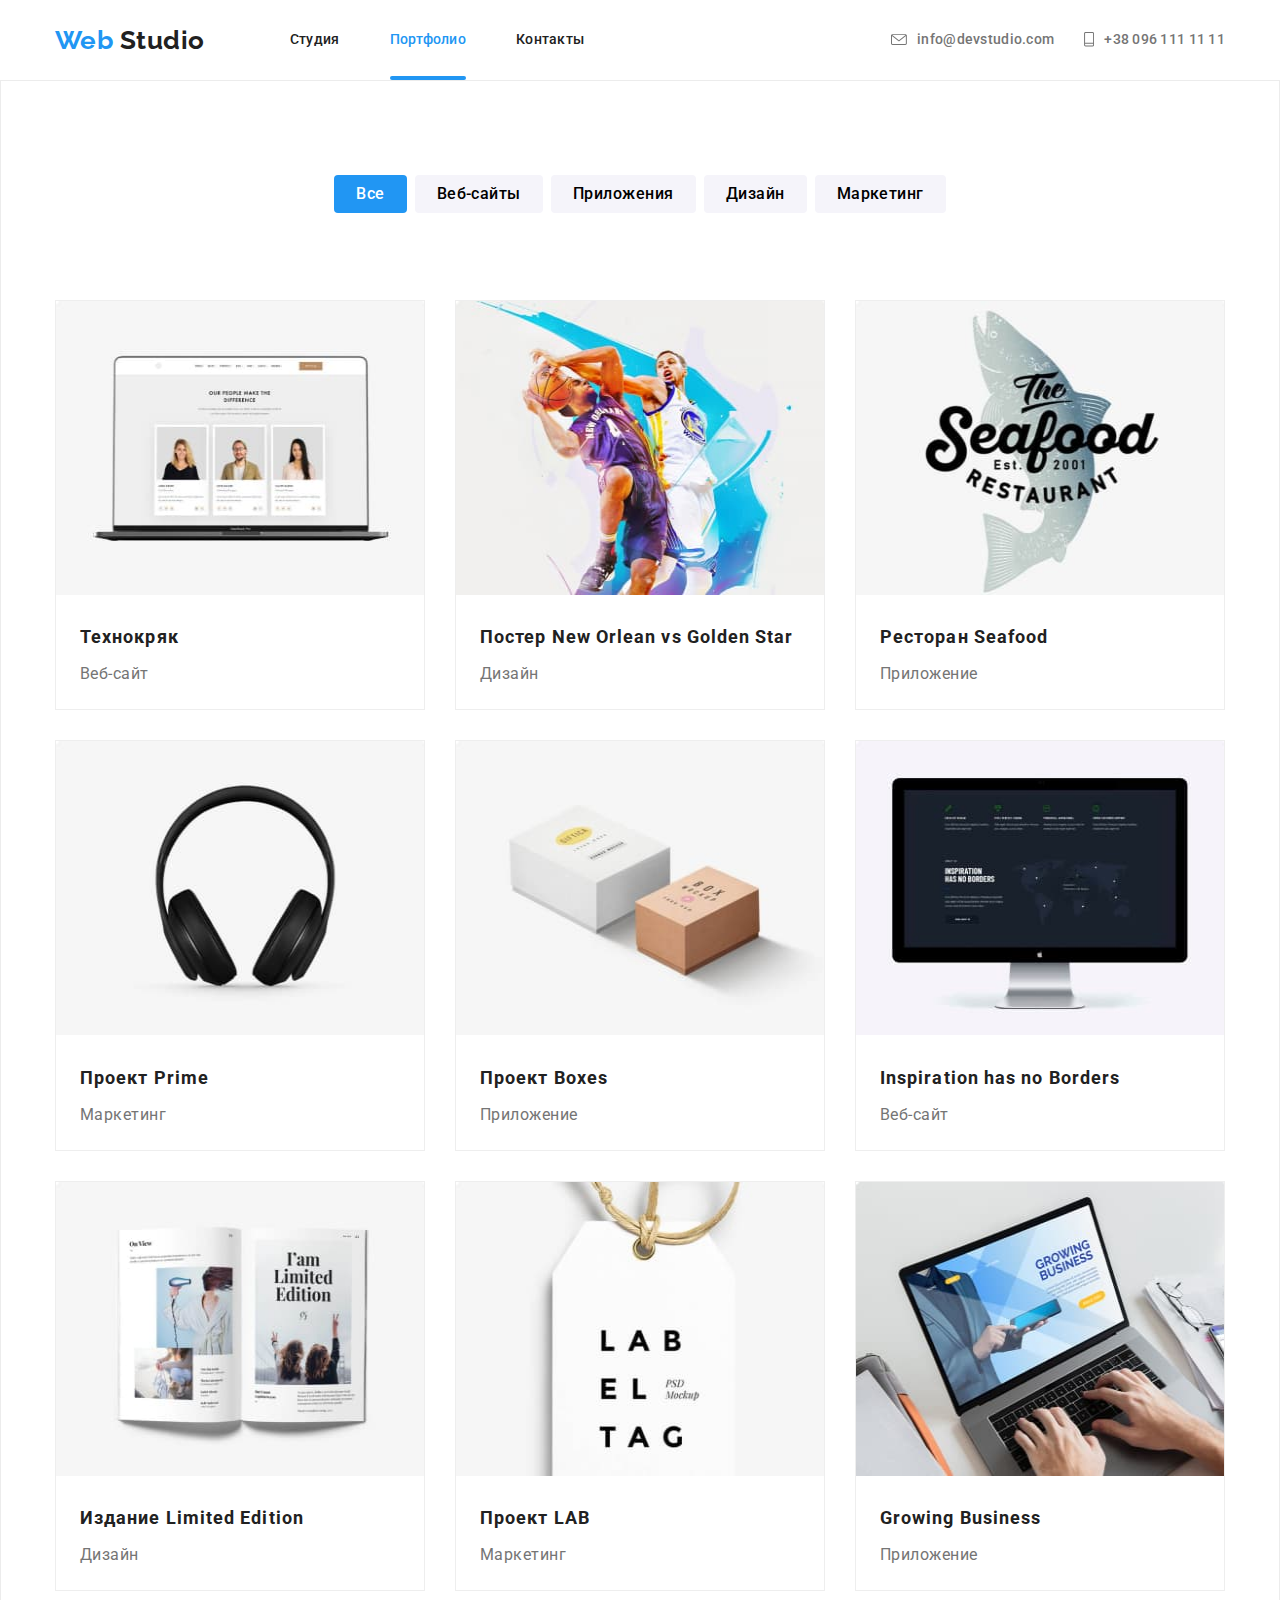
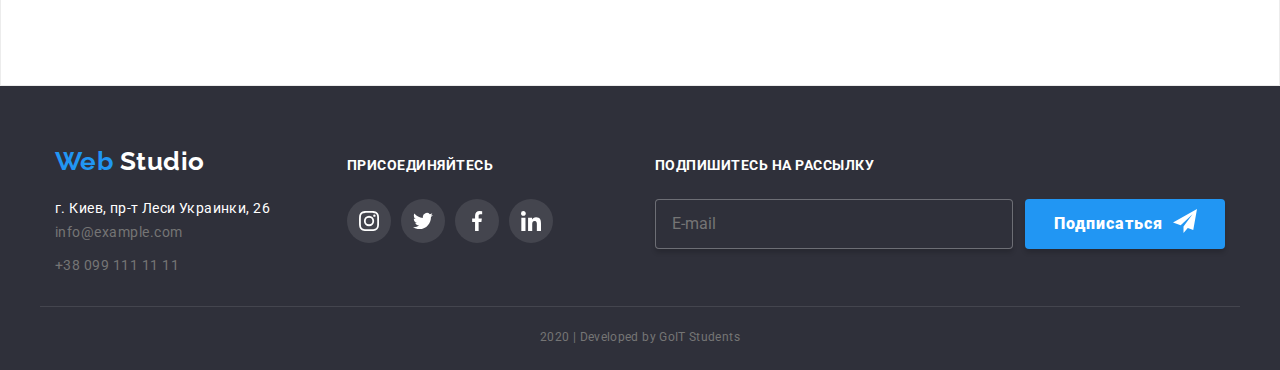
<file: portfolio.html>
<!DOCTYPE html>
<html lang="ru">
  <head>
    <meta charset="UTF-8" />
    <meta name="viewport" content="width=device-width, initial-scale=1.0" />
    <title>Document</title>
    <link
      href="https://fonts.googleapis.com/css2?family=Raleway:wght@700&family=Roboto&display=swap"
      rel="stylesheet"
    />
    <link
      href="https://fonts.googleapis.com/css2?family=Roboto:wght@500;900&display=swap"
      rel="stylesheet"
    />
    <link
      rel="stylesheet"
      href="https://cdnjs.cloudflare.com/ajax/libs/modern-normalize/0.6.0/modern-normalize.min.css"
    />
    <link rel="stylesheet" href="css/styles.css" />
  </head>

  <body>
    <!--шапка-->
    <header>
      <div class="header container">
        <nav class="main-nav">
          <a href="./index.html" class="logo list">
            <span class="logo-web">Web </span>Studio
          </a>

          <ul class="site-nav list">
            <li class="item">
              <a href="./index.html" class="link"> Студия</a>
            </li>
            <li class="item">
              <a href="./portfolio.html" class="link current">Портфолио</a>
            </li>
            <li class="item"><a href="#" class="link">Контакты</a></li>
          </ul>
        </nav>
        <ul class="auth-nav list">
          <li class="item">
            <a href="mailto:info@devstudio.com" class="link">
              <svg class="icon-envelope">
                <use href="./images/sprite.svg#icon-envelope"></use>
              </svg>
              info@devstudio.com</a
            >
          </li>
          <li class="item">
            <a href="tel:+380961111111" class="link cell">
              <svg class="icon-phone">
                <use href="./images/sprite.svg#icon-cell-phone"></use>
              </svg>
              +38 096 111 11 11</a
            >
          </li>
        </ul>
      </div>
    </header>

    <!--блок "герой"-->
    <main>
      <div class="main">
        <nav>
          <ul class="filters container list">
            <li>
              <button class="button current">Все</button>
            </li>
            <li>
              <button class="button">Веб-сайты</button>
            </li>
            <li>
              <button class="button">Приложения</button>
            </li>
            <li>
              <button class="button">Дизайн</button>
            </li>
            <li>
              <button class="button">Маркетинг</button>
            </li>
          </ul>
        </nav>
        <!--наши работы-->
        <section class="portfolio">
          <h1 class="is-hidden list">Наши работы</h1>
          <ul class="flex-container container">
            <li class="flex-element">
              <a href="#">
                <div class="portfolio-position">
                  <img
                    src="./images/images-portfolio/techohriak1.jpg"
                    alt="Фото Технокряк"
                    width="370"
                    height="294"
                  />
                  <p class="description list">
                    Технокряк это современная площадка распространения
                    коронавируса. Компании используют эту платформу для
                    цифрового шпионажа и атак на защищённые сервера конкурентов.
                  </p>
                </div>
                <div class="portfolio-info">
                  <h2 class="title list">Технокряк</h2>
                  <p class="text list">Веб-сайт</p>
                </div>
              </a>
            </li>

            <li class="flex-element">
              <a href="#">
                <div class="portfolio-position">
                  <img
                    src="./images/images-portfolio/techohriak2.jpg"
                    alt="Постер New Orlean vs Golden Stars"
                    width="370"
                    height="294"
                  />
                  <p class="description list">
                    Технокряк это современная площадка распространения
                    коронавируса. Компании используют эту платформу для
                    цифрового шпионажа и атак на защищённые сервера конкурентов.
                  </p>
                </div>
                <div class="portfolio-info">
                  <h2 class="title list">Постер New Orlean vs Golden Star</h2>
                  <p class="text list">Дизайн</p>
                </div>
              </a>
            </li>
            <li class="flex-element">
              <a href="#">
                <div class="portfolio-position">
                  <img
                    src="./images/images-portfolio/techohriak3.jpg"
                    alt="Ресторан Seafood"
                    width="370"
                    height="294"
                  />
                  <p class="description list">
                    Технокряк это современная площадка распространения
                    коронавируса. Компании используют эту платформу для
                    цифрового шпионажа и атак на защищённые сервера конкурентов.
                  </p>
                </div>
                <div class="portfolio-info">
                  <h2 class="title list">Ресторан Seafood</h2>
                  <p class="text list">Приложение</p>
                </div>
              </a>
            </li>
            <li class="flex-element">
              <a href="#">
                <div class="portfolio-position">
                  <img
                    src="./images/images-portfolio/techohriak4.jpg"
                    alt="Проект Prime"
                    width="370"
                    height="294"
                  />
                  <p class="description list">
                    Технокряк это современная площадка распространения
                    коронавируса. Компании используют эту платформу для
                    цифрового шпионажа и атак на защищённые сервера конкурентов.
                  </p>
                </div>
                <div class="portfolio-info">
                  <h2 class="title list">Проект Prime</h2>
                  <p class="text list">Маркетинг</p>
                </div>
              </a>
            </li>
            <li class="flex-element">
              <a href="#">
                <div class="portfolio-position">
                  <img
                    src="./images/images-portfolio/techohriak5.jpg"
                    alt="Проект Boxes"
                    width="370"
                    height="294"
                  />
                  <p class="description list">
                    Технокряк это современная площадка распространения
                    коронавируса. Компании используют эту платформу для
                    цифрового шпионажа и атак на защищённые сервера конкурентов.
                  </p>
                </div>
                <div class="portfolio-info">
                  <h2 class="title list">Проект Boxes</h2>
                  <p class="text list">Приложение</p>
                </div>
              </a>
            </li>
            <li class="flex-element">
              <a href="#">
                <div class="portfolio-position">
                  <img
                    src="./images/images-portfolio/techohriak6.jpg"
                    alt="Inspiration has no Borders"
                    width="370"
                    height="294"
                  />
                  <p class="description list">
                    Технокряк это современная площадка распространения
                    коронавируса. Компании используют эту платформу для
                    цифрового шпионажа и атак на защищённые сервера конкурентов.
                  </p>
                </div>
                <div class="portfolio-info">
                  <h2 class="title list">Inspiration has no Borders</h2>
                  <p class="text list">Веб-сайт</p>
                </div>
              </a>
            </li>
            <li class="flex-element">
              <a href="#">
                <div class="portfolio-position">
                  <img
                    src="./images/images-portfolio/techohriak7.jpg"
                    alt="Издание Limited Edition"
                    width="370"
                    height="294"
                  />
                  <p class="description list">
                    Технокряк это современная площадка распространения
                    коронавируса. Компании используют эту платформу для
                    цифрового шпионажа и атак на защищённые сервера конкурентов.
                  </p>
                </div>
                <div class="portfolio-info">
                  <h2 class="title list">Издание Limited Edition</h2>
                  <p class="text list">Дизайн</p>
                </div>
              </a>
            </li>
            <li class="flex-element">
              <a href="#">
                <div class="portfolio-position">
                  <img
                    src="./images/images-portfolio/techohriak8.jpg"
                    alt="Проект Prime"
                    width="370"
                    height="294"
                  />
                  <p class="description list">
                    Технокряк это современная площадка распространения
                    коронавируса. Компании используют эту платформу для
                    цифрового шпионажа и атак на защищённые сервера конкурентов.
                  </p>
                </div>
                <div class="portfolio-info">
                  <h2 class="title list">Проект LAB</h2>
                  <p class="text list">Маркетинг</p>
                </div>
              </a>
            </li>
            <li class="flex-element">
              <a href="#">
                <div class="portfolio-position">
                  <img
                    src="./images/images-portfolio/techohriak9.jpg"
                    alt="Проект Boxes"
                    width="370"
                    height="294"
                  />
                  <p class="description list">
                    Технокряк это современная площадка распространения
                    коронавируса. Компании используют эту платформу для
                    цифрового шпионажа и атак на защищённые сервера конкурентов.
                  </p>
                </div>
                <div class="portfolio-info">
                  <h2 class="title list">Growing Business</h2>
                  <p class="text list">Приложение</p>
                </div>
              </a>
            </li>
          </ul>
        </section>
      </div>
    </main>
    <!--Футер-->
    <footer class="footer">
      <!--Логотип-->
      <div class="blocks container">
        <div class="info-adress">
          <a href="#" class="logo"> <span class="logo-web">Web </span>Studio</a>
          <!--Адрес-->

          <address class="adress">
            <span class="street">г. Киев, пр-т Леси Украинки, 26</span>
            <a href="#" class="mail"> info@example.com </a>
            <a href="#" class="tel"> +38 099 111 11 11 </a>
          </address>
        </div>
        <!--Присоединяйтесь-->
        <div class="slogan">
          <div class="join">
            <b class="text">присоединяйтесь</b>
            <!--h3-->
            <ul class="footer-links list">
              <li>
                <a
                  href="#"
                  class="network-link"
                  aria-label="Ccылка на Инстаграм"
                  ><svg class="instagram-footer" width="20px" height="20px">
                    <use href="./images/sprite.svg#icon-instagram"></use>
                  </svg>
                </a>
              </li>
              <li>
                <a href="#" class="network-link" aria-label="Ccылка на Твитер">
                  <svg class="twitter-footer" width="20px" height="20px">
                    <use href="./images/sprite.svg#icon-twitter"></use>
                  </svg>
                </a>
              </li>
              <li>
                <a href="#" class="network-link" aria-label="Ccылка на Фейсбук">
                  <svg class="facebook-footer" width="20px" height="20px">
                    <use href="./images/sprite.svg#icon-facebook"></use>
                  </svg>
                </a>
              </li>
              <li>
                <a
                  href="#"
                  class="network-link"
                  aria-label="Ccылка на Линкедин"
                >
                  <svg class="linkedin-footer" width="20px" height="20px">
                    <use href="./images/sprite.svg#icon-linkedin"></use>
                  </svg>
                </a>
              </li>
            </ul>
          </div>
        </div>
        <!--Подпишитесь на рассылку-->
        <div class="slogan">
          <b class="text">Подпишитесь на рассылку</b>
          <form class="form-sign">
            <input
              type="email"
              name="email"
              placeholder="E-mail"
              autocomplete="on"
            />

            <a href="#" class="button-web sign"
              >Подписаться
              <svg class="icon-send" width="24px" height="24px">
                <use href="./images/sprite.svg#icon-icon-send"></use>
              </svg>
            </a>
          </form>
        </div>
      </div>
      <p class="bottom-info container">2020 | Developed by GoIT Students</p>
    </footer>
  </body>
</html>
</file>
<file: css/styles.css>
:root{
  --primary-text-color:#757575;
  --title-text-color: #212121;
  --accent-color: #2196f3;
  --white-color: #fff;
  --background-color:#f5f4fa;
  --footer-color:rgba(255, 255, 255, 0.6);
  --background-footer:#2f303a;
  --background-section:rgba(47, 48, 58, 0.8);
  --background-advantages: #F5F4FA;
  --transition-duration: 250ms;
  --transition-timing-function: cubic-bezier(0.4, 0, 0.2, 1);
}

/* цвет фона #FFFFFF*/
/* вторичный цвет текста #212121*/
/*основной цвет теста #757575*/
/*голубой цвет интерактивный #2196F3*/
/* футер адрес rgba(255, 255, 255, 0.6)*/
/* футер 2020 rgba(255, 255, 255, 0.4)*/


body {
  background-color:var(--white-color);
  color: var(--primary-text-color);
  font-family: Roboto; sans-serif;
  letter-spacing: 0.03em;
  padding: 0;
  margin: 0;
}

/*h1,
h2,
h3,
p {
margin-top: 0px;
margin-bottom: 0px;
}*/

a {
  color: inherit;
  text-decoration:none;
}
ul {
  list-style: none;
}

.list {
  list-style: none;
  padding: 0px;
  margin: 0px;
}
/*Шапка*/
.header {
  display: flex;
  align-items: center;
  justify-content: space-between;

}
.border {
  border-bottom: border: 1px solid red; 
}

.main-nav {
  display: flex;
  align-items: center;
}
.main-nav .logo {
  display: block;
  margin-right: 85px;
}


.logo-web {
  color: var(--accent-color);
}

.logo {
  color: var(--title-text-color);
  font-family: Raleway; sans-serif;
  text-decoration: none;
  font-weight: 700;
  font-size: 26px;
  line-height: 1.19;
}


/*Site nav*/
.site-nav {
  display: flex;
}

.site-nav .item{
  position: relative;
  margin-right: 50px;
  font-weight: 500;
  font-size: 14px;
  line-height: 1.14;
  letter-spacing: 0.02em;
}
.site-nav .item:last-child {
  margin-right: 0px;

}
.site-nav .link {
  display: block;
  padding-top: 32px;
  padding-bottom: 32px;
  color:var(--title-text-color);
  text-decoration: none;
  transition: color var(--transition-duration) var(--transition-timing-function);
}
.site-nav .link.current {
  color: var(--accent-color); 
}
.site-nav .link.current::before{
  content:"";
  position: absolute;
  bottom: 0;
  width: 100%;
  height: 4px;
  display: inline-block;
  background: var(--accent-color);
  border-radius: 2px;
}
.site-nav .link:hover,
.site-nav .link:focus {
  color:var(--accent-color);
  text-decoration: none;
}

/* Auth-Nav*/

.auth-nav {
  display: flex; 
  align-items: center;
  font-weight: 500;
  font-size: 14px;
  line-height: 1.14;
  letter-spacing: 0.02em;
}

.auth-nav .item + .item{
  margin-left: 30px;
}

.auth-nav .link {
  display: flex;
  align-items: center;
  padding-top: 32px;
  padding-bottom: 32px;
  color: var(--primary-text-color);
  text-decoration: none;
  transition: color var(--transition-duration) var(--transition-timing-function);
}
.auth-nav .link:hover,
.auth-nav .link:focus {
  color: #2196f3;
}
.icon-envelope {
  width: 16px;
  height: 11.2px;
  margin-right: 10px;
  fill: currentColor;
}

.icon-phone {
  width: 10px;
  height: 15px;
  margin-right: 10px;
  fill: currentColor;
}

/*
.auth-nav .link::before {
  content: "";
  background-image: url(../images/envelope.svg);
  width: 16px;
  height: 11.2px;
  margin-right: 10px;
}
.auth-nav .cell::before {
  width: 10px;
  height: 14.94px;
  background-image: url(../images/cell-phone.svg);
}
*/
/*Герой*/
.hero-container {
  padding-top: 200px;
  padding-bottom: 200px;
  margin-left: auto;
  margin-right: auto;
  text-align: center; 
}
.overlay {
  background-color: var(--primary-text-color);
  background-image: linear-gradient(to right, rgba(47, 48, 58, 0.8),rgba(47, 48, 58, 0.8)
  ),
  url(../images/Header-img.jpg);

  max-width: 1600px;
  height: 600px;
  margin-left: auto;
  margin-right: auto;
  background-repeat: no-repeat;
  background-position: center;
  background-size: cover;
}

.hero-name{
  color: var(--white-color);
  font-weight: 900;
  font-size: 44px;
  line-height: 1.36;
  letter-spacing: 0.06em;
  text-transform: uppercase;
  margin-bottom: 30px;
  margin-top: 0px;
  text-align: center;
}
/*Кнопка*/
.button-web {
  display: inline-block;
  padding: 10px 32px;
  min-width: 200px;
  height: 50px;
  font-weight: 700;
  font-size: 16px;
  line-height: 1.87;
  letter-spacing: 0.06em;
  text-align: center;
  outline: none;
  cursor: pointer;

  background-color:var(--accent-color);
  color: var(--white-color);

  border: transparent;
  border-radius: 4px;
  box-shadow: 0px 4px 4px rgba(0, 0, 0, 0.15);
}
.button-web:focus,
.button-web:hover {
  background-color: var(--white-color);
  color: var(--accent-color);
}

/*Модалка с формой*/
.backdrop {
  position: fixed;
  top: 0;
  left:0;
  width: 100%;
  height: 100%;
  background-color: rgba(0, 0, 0, 0.2);
  opacity: 1;
  transition: opacity var(--transition-duration) var(--transition-timing-function);
}
.backdrop.is-hidden {
  opacity: 0;
  pointer-events: none;
}

.backdrop.is-hidden .modal {
  transform: translate(-50%,-50%) scale(0.75);
}
.modal {
  position: absolute;
  top: 50%;
  left: 50%;
  transform: translate(-50%,-50%) scale(1);
  width: 528px;
  height: 581px;
  box-shadow: 0px 2px 1px rgba(0, 0, 0, 0.2), 0px 1px 1px rgba(0, 0, 0, 0.14), 0px 1px 3px rgba(0, 0, 0, 0.12);
  border: 4px;
  background-color: var(--white-color);
  transition: transform var(--transition-duration) var(--transition-timing-function);
}

.form {
  position: relative;
  padding: 40px;
  height: 581px;
}
.form-title {
  display: block;
  font-weight: 900;
  font-size: 20px;
  line-height: 1.15;
  text-align: center;
  letter-spacing: 0.03em;
  color: var(--title-text-color);
  margin-bottom: 30px;
}

.field {
  position: relative;
  display: flex;
  flex-direction: column;
  margin-bottom: 28px;
  /*outline: 1px solid green;*/
  width: 448px;
  height: 40px;
}

.input-form {
  width: 100%;
  padding: 12px 42px;
  border: 1px solid rgba(33, 33, 33, 0.2);
  border-radius: 4px;
  color: var(--primary-text-color);
  font-weight: 400px;
  font-size: 14px;
  line-height: 1.14;
  letter-spacing: 0.01em;
  outline: none;
}
.input-form:focus {
  border-color: var(--accent-color);
}
.label-form {
  position: absolute;
  top: 50%;
  left: 42px;
  transform: translateY(-50%);
  font-weight: 400px;
  font-size: 14px;
  line-height: 1.14;
  letter-spacing: 0.01em;
  transition: transform var(--transition-duration) var(--transition-timing-function);
}

.input-form:focus + .label-form,
.input-form:not(:placeholder-shown) + .label-form {
  color: var(--accent-color);
  position: absolute;
  transform: translate(-26px,-40px);
}
.form-name-icon {
  position: absolute;
  display: inline-block;
  top: 50%;
  left:19px;
  transform: translateY(-50%);
  fill:black;
}
.input-form:focus ~ .form-name-icon {
 fill: var(--accent-color);
}

.cross-modal {
  position: absolute;
  top: 8px;
  right: 8px;
  display: inline-block;
  width: 30px;
  height: 30px;
  border: 1px solid rgba(0, 0, 0, 0.1);
  border-radius: 50%;
  background-color: var(--white-color);
  outline: none;
  cursor: pointer;
}
.cross-icon {
  fill:black;
  background-size: cover;
  background-position: center;
}
.cross-modal:hover .cross-icon,
.cross-modal:focus .cross-icon {
  fill: var(--accent-color);
}

.field-comment {
  position: relative;
  margin-bottom: 20px;
}
.comment:focus + .comment-title {
  color: var(--accent-color);
  position: absolute;
}
.comment {
  width: 448px;
  height: 120px;
  padding: 12px 16px;
  border: 1px solid rgba(33, 33, 33, 0.2);
  border-radius: 4px;
  outline: none;
  resize: none;
}
.comment:focus {
  border-color: var(--accent-color);
}
.field-comment .comment::placeholder {
  color: var(--primary-text-color);
  font-weight: 400;
  font-size: 14px;
  line-height: 1.14;
  letter-spacing: 0.01em;
}

.comment:focus::placeholder {
  color: var(--accent-color);
}
/*.comment-title {
  position: absolute;
  display: block;
 
  font-weight: 400;
  font-size: 14px;
  line-height: 1.14;
  letter-spacing: 0.01em;
  transition: transform var(--transition-duration) var(--transition-timing-function);
}

.comment:focus  + .comment-title,
.comment:not(:placeholder-shown) + .comment-title{
  transform: translateY(-40px);
  color: var(--accent-color);

*/


.field.agree {
  position: relative;
  display: block;
  text-align: center;
  height: 24px;
  margin-bottom: 30px;
  font-weight: 400;
  font-size: 14px;
  line-height: 1.14;
  letter-spacing: 0.03em;
}
.label-checkbox {
  display: flex;
  justify-content: center;
  align-items: center;
}

.input-checkbox {
  appearance: none;
  -webkit-appearance: none;
}

.checkbox-link {
  text-decoration: underline;
  color: var(--accent-color);
}
.input-checkbox:checked + .checkbox-icon{
  background-color: var(--accent-color);
  outline: var(--accent-color);
  
}
.checkbox-icon {
  display: inline-flex;
  width: 16px;
  height: 15px;
  fill: var(--white-color);
  margin-right: 7px;
  outline: 1px solid black;
}

.button-modal {
  display: inline-block;
  margin-left: 125px;
  width: 200px;
  height: 50px;
  text-align: center;
  background-color: var(--accent-color);
  box-shadow: 0px 4px 4px rgba(0, 0, 0, 0.15);
  border-color: var(--accent-color);
  border-radius: 4px;
  color: var(--white-color);
  font-weight: 900;
  font-size: 16px;
  line-height: 1.88;
  cursor: pointer;
}


 
.button-modal:hover,
.button-modal:focus {
  background-color: var(--white-color);
  color: var(--accent-color);
  outline: none;
  cursor: pointer;
}

.sign {
  display: flex;
  width: 200px;
  padding: 10px 28px 10px 29px;
  font-weight: 900;
  margin-top: 21px;
  fill: var(--white-color);
}
.icon-send {
  margin-left: 10px;
}

/*Наши преимушества*/
.box {
  padding-top: 94px;
  padding-bottom: 93px;
}
.border {
  border-bottom: 1px solid #ECECEC;
}

.advantages {
  display: flex;
  justify-content: space-between;
}
.advantages > .item {
  margin-right: 30px;
  width: 270px;
}
.advantages > .item:last-child {
  margin-right: 0px;
}

.advantages .link {
  display: block;
  justify-content: center;
  align-items: center;
  margin-bottom: 30px;
  /*background: var(--background-advantages);*/
  border-radius: 4px;
  height: 120px;
}
.advantages .link::before {
  display: block;
  content: "";
  height: 120px;
  /*background-image: url(../images/group.svg);*/
  background-color:var(--background-advantages);
  background-repeat: no-repeat;
  background-position: center;
}
.advantages-icon {
  display: flex;
  justify-content: center;
  align-items: center;
  width: 270px;
  height: 120px;
  border-radius: 4px;
  margin-bottom: 30px;
  background: var(--background-color);
}
.antenna-icon {
  width: 70px;
  height: 70px;
 
}
.clock-icon {
  width: 67px;
  height: 70px;
}
.computer-icon {
  width: 70px;
  height: 70px;
}
.astronaut-icon {
  width: 70px;
  height: 70px;
}

/*
.antenna-icon::before {
  background-image: url(../images/group.svg);
}
.clock-icon::before {
  background-image: url(../images/clock.svg);
}
.computer-icon::before {
  background-image: url(../images/diagram.svg);
}
.astronaut-icon::before {
  background-image: url(../images/astronaut.svg);
}
*/

/*.advantages .link:hover,
.advantages .link:focus {
  background: var(--accent-color);
}*/

.advantages h3 {
  color:var(--title-text-color);
  font-weight: 700;
  font-size: 14px;
  line-height: 1.14;
  text-transform: uppercase;
  margin-bottom: 10px;

}
.advantages p {
  font-size: 14px;
  line-height: 1.71;
}


/*Чем мы занимаемся*/
.section .name {
  color:var(--title-text-color);
  font-weight: 700;
  font-size: 36px;
  line-height: 1.16;
  text-align: center;
  margin-bottom: 50px;
}
.work-list{
  display: flex;
  justify-content:space-between;
}
.work-list .link {
  display: block;
}
.work-list .item {
  margin-right: 30px;
  position: relative;
}
.work-list .item:last-child {
  margin-right: 0px;
}
.work-list img {
  display: block;
  max-width: 100%;
  height: auto;
}
.section .title {
  position: absolute;
  width: 100%;
  bottom: 0;
  color:var(--white-color);
  background-color:var(--background-section);
  font-weight: 700;
  font-size: 14px;
  line-height: 1.14;
  text-align: center;
  text-transform: uppercase;
  padding-top: 27px;
  padding-bottom: 27px;
}

/*Наша команда*/
.command {
  background-color: var(--background-color);
}
.team {
  padding-top: 94px;
  padding-bottom: 94px;
}
.command .name {
  color:var(--title-text-color);
  font-weight: 700;
  font-size: 36px;
  line-height: 1.16;
  text-align: center;
  margin-bottom: 50px;
}
.command-list {
  display: flex;
  justify-content: center;
}
.command .item:not(:last-child) {
  margin-right: 30px; 
}
.command .item {
  background-color: var(--white-color);
  border-radius: 4px;
  box-shadow: 0px 2px 1px rgba(0, 0, 0, 0.2), 0px 1px 1px rgba(0, 0, 0, 0.14), 0px 1px 3px rgba(0, 0, 0, 0.12);
}
.command img {
  display: block;
  
}
.command-list .link {
  display: flex;
  justify-content: center;
  align-items: center;
}

.command .title {
  color: var(--title-text-color);

  font-weight: 500;
  font-size: 16px;
  line-height: 1.19;
  text-align: center;

  margin-top: 30px;
  margin-bottom: 10px;
}
.command .text {
  font-size: 16px;
  line-height: 1.19;
  text-align: center; 
  margin-bottom: 28px;
}
.networks {
  display: flex;
  justify-content: center;
}

.networks .network-item {
  margin-right: 10px;
  margin-bottom: 24px;
}
.networks .network-item:last-child {
  margin-right: 0px;
}

.network-link {
  display: flex;
  justify-content: center;
  align-items: center;
  width: 44px;
  height: 44px;
  border-radius: 50%;
  background-color: var(--white-color);
  fill: #AFB1B8;
  transition: background-color var(--transition-duration) var(--transition-timing-function),
  fill var(--transition-duration) var(--transition-timing-function);
}
.network-link:hover,
.network-link:focus{
  background-color: var(--accent-color);
  fill: var(--white-color);
}


/*Постоянные клиенты*/
.customers .name {
  color:var(--title-text-color);
  font-weight: 700;
  font-size: 36px;
  line-height: 1.16;
  text-align: center;
  margin-bottom: 50px;
}
.customers-list {
  display: flex;
  justify-content: space-between;
}
.customers-list .item {
  margin-right: 30px;

}
.customers-list .item:last-child {
  margin-right: 0px;
}
.customers-list .link {
  display: block;
}
.customers-container {
  display: flex;
  width: 170px;
  height: 90px;
  border: 1px solid #AFB1B8;
  border-radius: 4px;
  justify-content: center;
  align-items: center;
  fill: #AFB1B8;
  transition: fill var(--transition-duration) var(--transition-timing-function),
  border var(--transition-duration) var(--transition-timing-function);
}
.customers-container:hover {
  border: 1px solid var(--accent-color);
  fill: var(--accent-color);
}

.customers-one {
  width: 44.3px;
  height: 49px;
}
.customers-two {
  width: 40px;
  height: 52px;
}
.customers-three {
  width: 41px;
  height: 42.6px;
}
.customers-four {
  width: 79.7px;
  height: 42px;
}
.customers-five {
  width: 59px;
  height: 47px;
}
.customers-six {
  width: 88.5px;
  height: 45.4px;
}

/*Футер*/
.blocks {
  display: flex;
  justify-content: space-between;
  align-items: baseline;   
}
.footer {
  background: var(--background-footer);
  text-decoration: none;
  padding-top: 60px;
}
.footer .logo {
  display: block;
  color: var(--white-color);
  margin-bottom: 20px;
}

.adress {
  color: var(--primary-text-color);
  font-size: 14px;
  line-height: 1.71;
  font-style: normal;
  margin-right: auto;
  margin-bottom: 28px;
}
.street {
  color: var(--white-color);
  margin-bottom: 9px;
  font-size: 14px;
  line-height: 1.71;
  letter-spacing: 0.03em;
}
.mail {
  display: block;
  margin-bottom: 9px;
}

.tel {
  display: block;
}

.slogan .join {
  color: var(--white-color);
  text-transform: uppercase;
  font-size: 14px;
  line-height: 1.71;
  margin-right: 94px;
  margin-bottom: 20px;
}

.slogan .text {
  color: var(--white-color);
  text-transform: uppercase;
  font-weight: 700;
  font-size: 14px;
  line-height: 1.71;
  margin-bottom: 20px;
}
.form-sign {
  display: flex;
  justify-content: center;
  align-items: center;
}
.form-sign input {
  width: 358px;
  height: 50px;
  background-color: var(--background-footer);
  border: 1px solid rgba(255, 255, 255, 0.3);
  border-radius: 4px;
  box-shadow: 0px 4px 4px rgba(0, 0, 0, 0.15);
  margin-top: 20px;
  margin-right: 12px;
  padding: 15px 16px;
}

.info-adress {
  display: block;
  margin-right: 69px;
  color: var(--footer-color);
  font-size: 12px;
  line-height: 2;
}
.footer-links {
  display: flex;
  margin-top: 21px;
}
.footer-links li {
  margin-right: 10px;
}
.footer-links li:last-child {
  margin-right: 0px;
}
.footer-links .network-link {
  background-color:rgba(255, 255, 255, 0.1);
  transition: background-color var(--transition-duration) var(--transition-timing-function);
}
.footer-links .network-link:hover,
.footer-links .network-link:focus {
  background-color: var(--accent-color);
}
.footer-links .network-link {
  fill: var(--white-color);
}

/*
.instagram-icon {
  background-image: url(../images/instagram-footer.svg);
  background-size: 20px 20px;
}
.twitter-icon {
  background-image: url(../images/Vector.svg);
  background-size: 20px 16.25px;
}
.facebook-icon {
  background-image: url(../images/facebook-join.svg);
  background-size: 20px 20px;
}
.linkedin-icon {
background-image: url(../images/linkedin-footer.svg);
background-size: 20px 20px;
}*/

.bottom-info {
  text-align: center;
  margin: 0px;
  padding-top: 18px;
  padding-bottom: 21px;
  border-top: 1px solid rgba(255, 255, 255, 0.1);
  font-size: 12px;
  line-height: 2;
  letter-spacing: 0.03em;
}


/*Порфолио main */

.main {
  padding-top: 94px;
  padding-bottom: 94px;
  border: 1px solid #ECECEC;
}
.filters {
  display: flex;
  justify-content: center;
  margin-bottom: 50px;
  /*background-color: aquamarine;
  outline: 1px solid black;*/
}
.button {
  font-weight: 500;
  font-size: 16px;
  line-height: 1.62;
  text-align: center;
  letter-spacing: 0.03em;
  padding: 6px 22px;
  
  border-radius: 4px;
  border-style: none;
  background-color: var(--background-color);
  cursor: pointer;
  transition: color var(--transition-duration) var(--transition-timing-function),
  background-color var(--transition-duration) var(--transition-timing-function);
}
.filters li:not(:last-child) {
  margin-right: 8px;
}


.filters .button:hover,
.filters .button:focus {
  background-color:var(--accent-color);
  color: var(--white-color);
}
.filters .button.current {
  background-color:var(--accent-color);
  color: var(--white-color);
  cursor: pointer;
}
/*Наши работы*/
.portfolio .title {
  color:var(--title-text-color);
  text-decoration: none;
  font-weight: 700;
  font-size: 18px;
  line-height: 2;
  letter-spacing: 0.06em;
  margin-bottom: 4px;
}
.is-hidden {
  opacity: 0;
  pointer-events: none;
}

.portfolio-position {
  position: relative;
  overflow: hidden;
}

.description {
  position: absolute;
  top: 0;
  display: block;
  opacity: 0;
  width: 100%;
  height: 100%;
  background-color: rgba(33, 150, 243, 0.9);
  padding: 63px 24px;
  transform: translateY(100%);
  transition: transform  var(--transition-duration) var(--transition-timing-function),
  opacity var(--transition-duration) var(--transition-timing-function);
  color: var(--white-color);
  text-decoration: none;
  font-size: 18px;
  line-height: 1.56;
  letter-spacing: 0.03em; 
}
.flex-element:hover .description {
  opacity: 1;
  transform: translateY(0);
}

.portfolio-info {
  margin: 20px 24px;
}
.portfolio .text {
  color: var(--primary-text-color);
  text-decoration: none;
  font-size: 16px;
  line-height: 1.88;
}
.flex-container {
  display: flex;
  flex-wrap: wrap;
  margin: 0px;
}
.flex-element {
  width: 370px;
  margin-right: 30px;
  margin-bottom: 30px;
  border: 1px solid #EEEEEE;
}
.flex-element:nth-child(3n) {
  margin-right: 0px;
}

.flex-element:nth-last-child(-n+3) {
  margin-bottom: 0px;
}
.flex-element:hover,
.flex-element:focus {
  box-shadow: 1px 4px 6px rgba(0, 0, 0, 0.16), 0px 4px 4px rgba(0, 0, 0, 0.06), 0px 1px 1px rgba(0, 0, 0, 0.12);
}
.container{
  width: 1200px;
  padding-left: 15px;
  padding-right: 15px;
  margin-left: auto;
  margin-right: auto;
/*outline: 1px solid blue;*/
}
</file>
